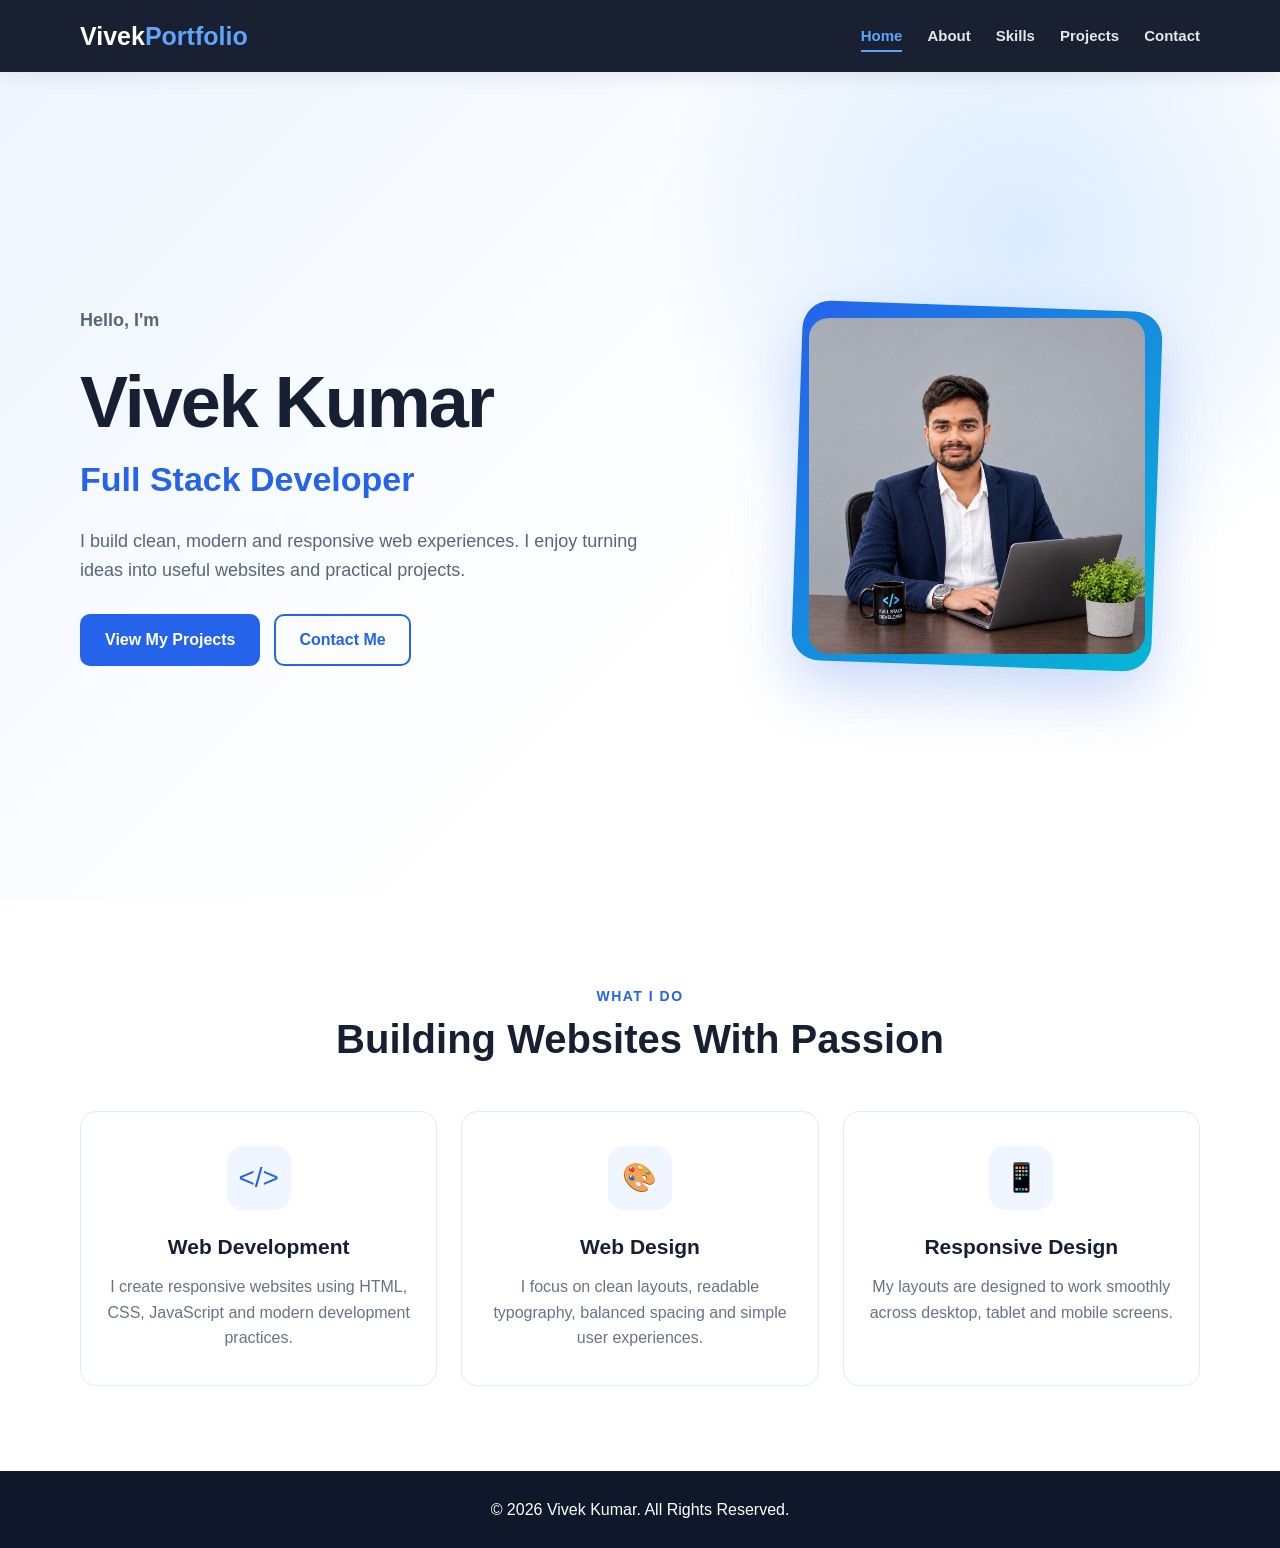
<file: index.html>
<!doctype html>
<html lang="en">
<head>
  <meta charset="UTF-8">
  <meta name="viewport" content="width=device-width, initial-scale=1.0">
  <meta name="description" content="Vivek Kumar - Web Developer Portfolio">
  <title>Vivek Kumar | Portfolio</title>
  <link rel="stylesheet" href="style.css">
</head>
<body>
<header class="header">
  <div class="container navbar">
    <a href="index.html" class="logo">Vivek<span>Portfolio</span></a>
    <nav><ul class="nav-links">
      <li><a href="index.html" class="active">Home</a></li>
      <li><a href="about.html">About</a></li>
      <li><a href="skills.html">Skills</a></li>
      <li><a href="projects.html">Projects</a></li>
      <li><a href="contact.html">Contact</a></li>
    </ul></nav>
  </div>
</header>

<main>
<section class="hero">
  <div class="container hero-content">
    <div class="hero-text">
      <p class="small-heading">Hello, I'm</p>
      <h1>Vivek Kumar</h1>
      <h2>Full Stack Developer</h2>
      <p>I build clean, modern and responsive web experiences. I enjoy turning ideas into useful websites and practical projects.</p>
      <div class="hero-buttons">
        <a href="projects.html" class="btn">View My Projects</a>
        <a href="contact.html" class="btn btn-outline">Contact Me</a>
      </div>
    </div>
    <div class="hero-image">
      <div class="profile-frame">
        <img src="vivek.jpeg" alt="Vivek Kumar profile photo">
      </div>
    </div>
  </div>
</section>

<section class="section">
  <div class="container">
    <div class="section-title">
      <p>What I Do</p>
      <h2>Building Websites With Passion</h2>
    </div>
    <div class="cards">
      <div class="card"><div class="card-icon">&lt;/&gt;</div><h3>Web Development</h3><p>I create responsive websites using HTML, CSS, JavaScript and modern development practices.</p></div>
      <div class="card"><div class="card-icon">🎨</div><h3>Web Design</h3><p>I focus on clean layouts, readable typography, balanced spacing and simple user experiences.</p></div>
      <div class="card"><div class="card-icon">📱</div><h3>Responsive Design</h3><p>My layouts are designed to work smoothly across desktop, tablet and mobile screens.</p></div>
    </div>
  </div>
</section>
</main>

<footer class="footer"><p>© 2026 Vivek Kumar. All Rights Reserved.</p></footer>
</body>
</html>
</file>
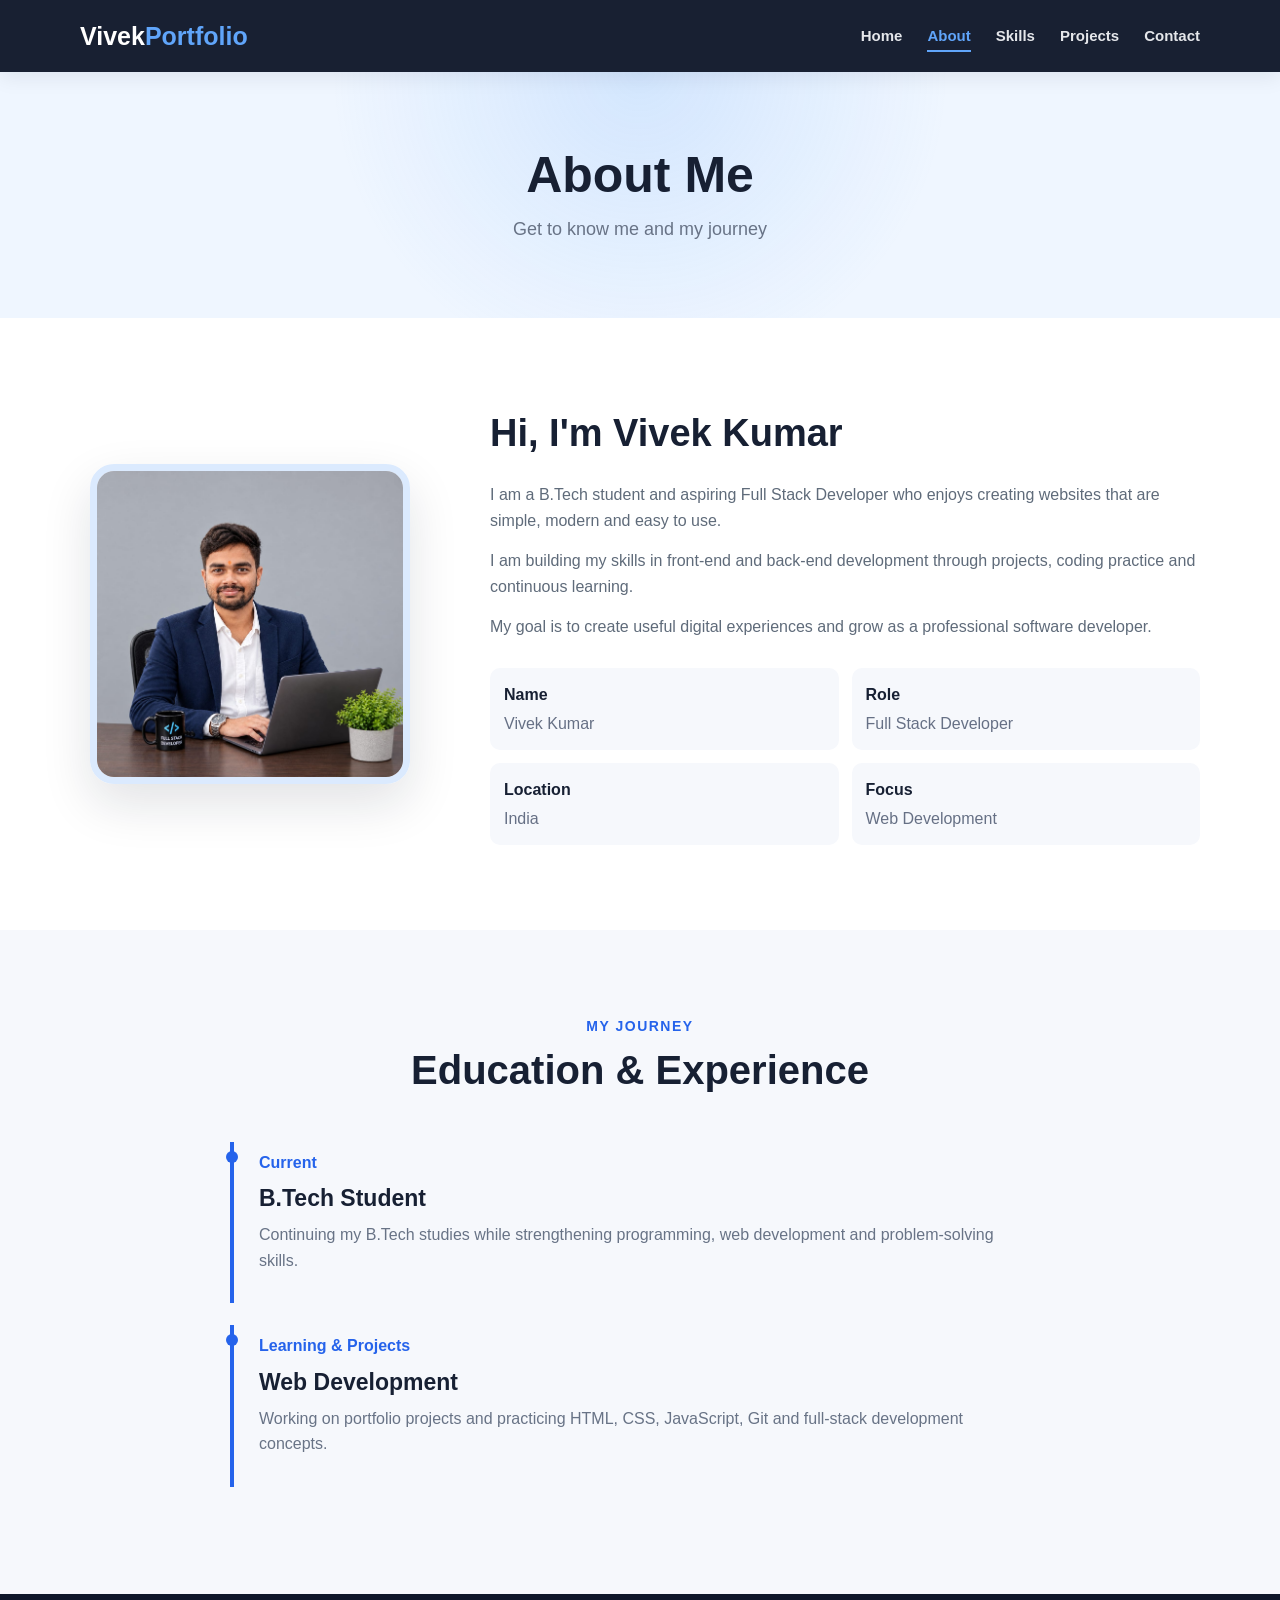
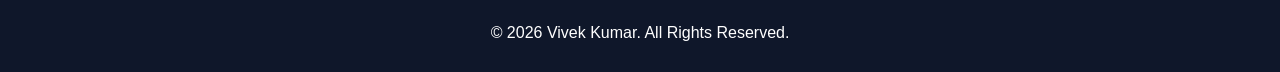
<file: about.html>
<!doctype html>
<html lang="en">
  <head>
    <meta charset="UTF-8" />
    <meta name="viewport" content="width=device-width, initial-scale=1.0" />
    <meta name="description" content="About Vivek Kumar" />
    <title>Vivek Kumar | About</title>
    <link rel="stylesheet" href="style.css" />
  </head>
  <body>
    <header class="header">
      <div class="container navbar">
        <a href="index.html" class="logo">Vivek<span>Portfolio</span></a>
        <nav>
          <ul class="nav-links">
            <li><a href="index.html">Home</a></li>
            <li><a href="about.html" class="active">About</a></li>
            <li><a href="skills.html">Skills</a></li>
            <li><a href="projects.html">Projects</a></li>
            <li><a href="contact.html">Contact</a></li>
          </ul>
        </nav>
      </div>
    </header>

    <section class="page-header">
      <div class="container">
        <h1>About Me</h1>
        <p>Get to know me and my journey</p>
      </div>
    </section>

    <main>
      <section class="section">
        <div class="container about-content">
          <div class="about-image">
            <img
              class="about-photo"
              src="vivek.jpeg"
              alt="Vivek Kumar profile photo"
            />
          </div>
          <div class="about-text">
            <h2>Hi, I'm Vivek Kumar</h2>
            <p>
              I am a B.Tech student and aspiring Full Stack Developer who enjoys
              creating websites that are simple, modern and easy to use.
            </p>
            <p>
              I am building my skills in front-end and back-end development
              through projects, coding practice and continuous learning.
            </p>
            <p>
              My goal is to create useful digital experiences and grow as a
              professional software developer.
            </p>
            <div class="about-info">
              <div><strong>Name</strong><span>Vivek Kumar</span></div>
              <div><strong>Role</strong><span>Full Stack Developer</span></div>
              <div><strong>Location</strong><span>India</span></div>
              <div><strong>Focus</strong><span>Web Development</span></div>
            </div>
          </div>
        </div>
      </section>

      <section class="section light-section">
        <div class="container">
          <div class="section-title">
            <p>My Journey</p>
            <h2>Education & Experience</h2>
          </div>
          <div class="timeline">
            <div class="timeline-item">
              <span>Current</span>
              <h3>B.Tech Student</h3>
              <p>
                Continuing my B.Tech studies while strengthening programming,
                web development and problem-solving skills.
              </p>
            </div>
            <div class="timeline-item">
              <span>Learning & Projects</span>
              <h3>Web Development</h3>
              <p>
                Working on portfolio projects and practicing HTML, CSS,
                JavaScript, Git and full-stack development concepts.
              </p>
            </div>
          </div>
        </div>
      </section>
    </main>
    <footer class="footer">
      <p>© 2026 Vivek Kumar. All Rights Reserved.</p>
    </footer>
  </body>
</html>
</file>
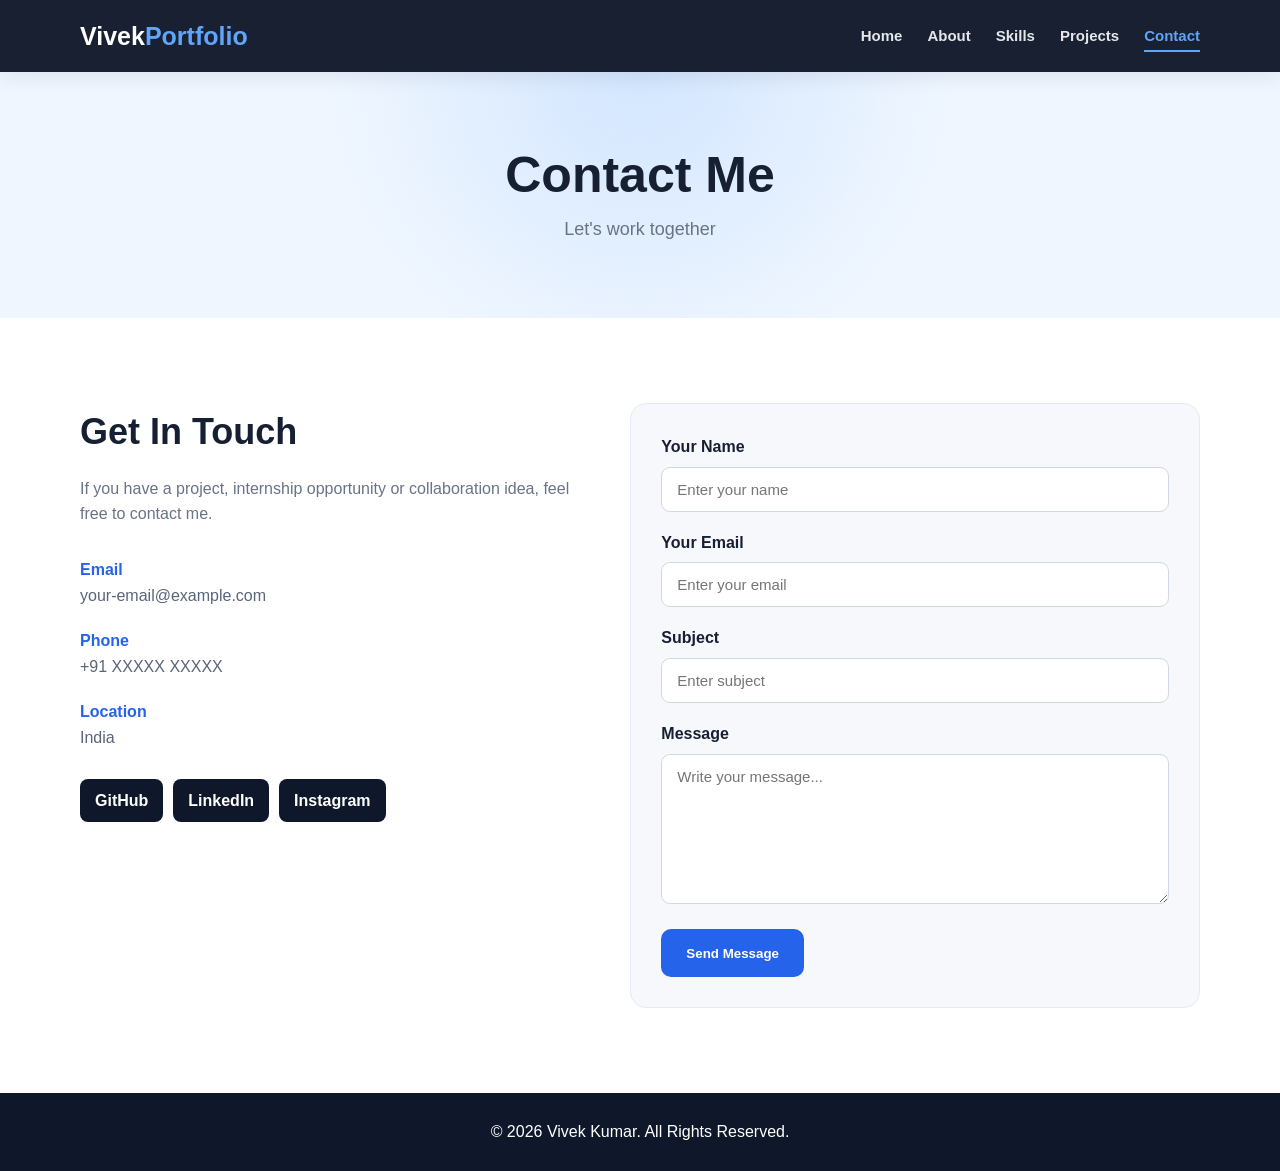
<file: contact.html>
<!doctype html>
<html lang="en">
  <head>
    <meta charset="UTF-8" />
    <meta name="viewport" content="width=device-width, initial-scale=1.0" />
    <title>Vivek Kumar | Contact</title>
    <link rel="stylesheet" href="style.css" />
  </head>
  <body>
    <header class="header">
      <div class="container navbar">
        <a href="index.html" class="logo">Vivek<span>Portfolio</span></a>
        <nav>
          <ul class="nav-links">
            <li><a href="index.html">Home</a></li>
            <li><a href="about.html">About</a></li>
            <li><a href="skills.html">Skills</a></li>
            <li><a href="projects.html">Projects</a></li>
            <li><a href="contact.html" class="active">Contact</a></li>
          </ul>
        </nav>
      </div>
    </header>
    <section class="page-header">
      <div class="container">
        <h1>Contact Me</h1>
        <p>Let's work together</p>
      </div>
    </section>
    <main>
      <section class="section">
        <div class="container contact-container">
          <div class="contact-info">
            <h2>Get In Touch</h2>
            <p>
              If you have a project, internship opportunity or collaboration
              idea, feel free to contact me.
            </p>
            <div class="contact-item">
              <strong>Email</strong>
              <p>your-email@example.com</p>
            </div>
            <div class="contact-item">
              <strong>Phone</strong>
              <p>+91 XXXXX XXXXX</p>
            </div>
            <div class="contact-item">
              <strong>Location</strong>
              <p>India</p>
            </div>
            <div class="social-links">
              <a href="#">GitHub</a><a href="#">LinkedIn</a
              ><a href="#">Instagram</a>
            </div>
          </div>
          <div class="contact-form">
            <form>
              <div class="form-group">
                <label for="name">Your Name</label
                ><input
                  type="text"
                  id="name"
                  name="name"
                  placeholder="Enter your name"
                  required
                />
              </div>
              <div class="form-group">
                <label for="email">Your Email</label
                ><input
                  type="email"
                  id="email"
                  name="email"
                  placeholder="Enter your email"
                  required
                />
              </div>
              <div class="form-group">
                <label for="subject">Subject</label
                ><input
                  type="text"
                  id="subject"
                  name="subject"
                  placeholder="Enter subject"
                />
              </div>
              <div class="form-group">
                <label for="message">Message</label
                ><textarea
                  id="message"
                  name="message"
                  placeholder="Write your message..."
                  required
                ></textarea>
              </div>
              <button type="submit" class="btn">Send Message</button>
            </form>
          </div>
        </div>
      </section>
    </main>
    <footer class="footer">
      <p>© 2026 Vivek Kumar. All Rights Reserved.</p>
    </footer>
  </body>
</html>
</file>
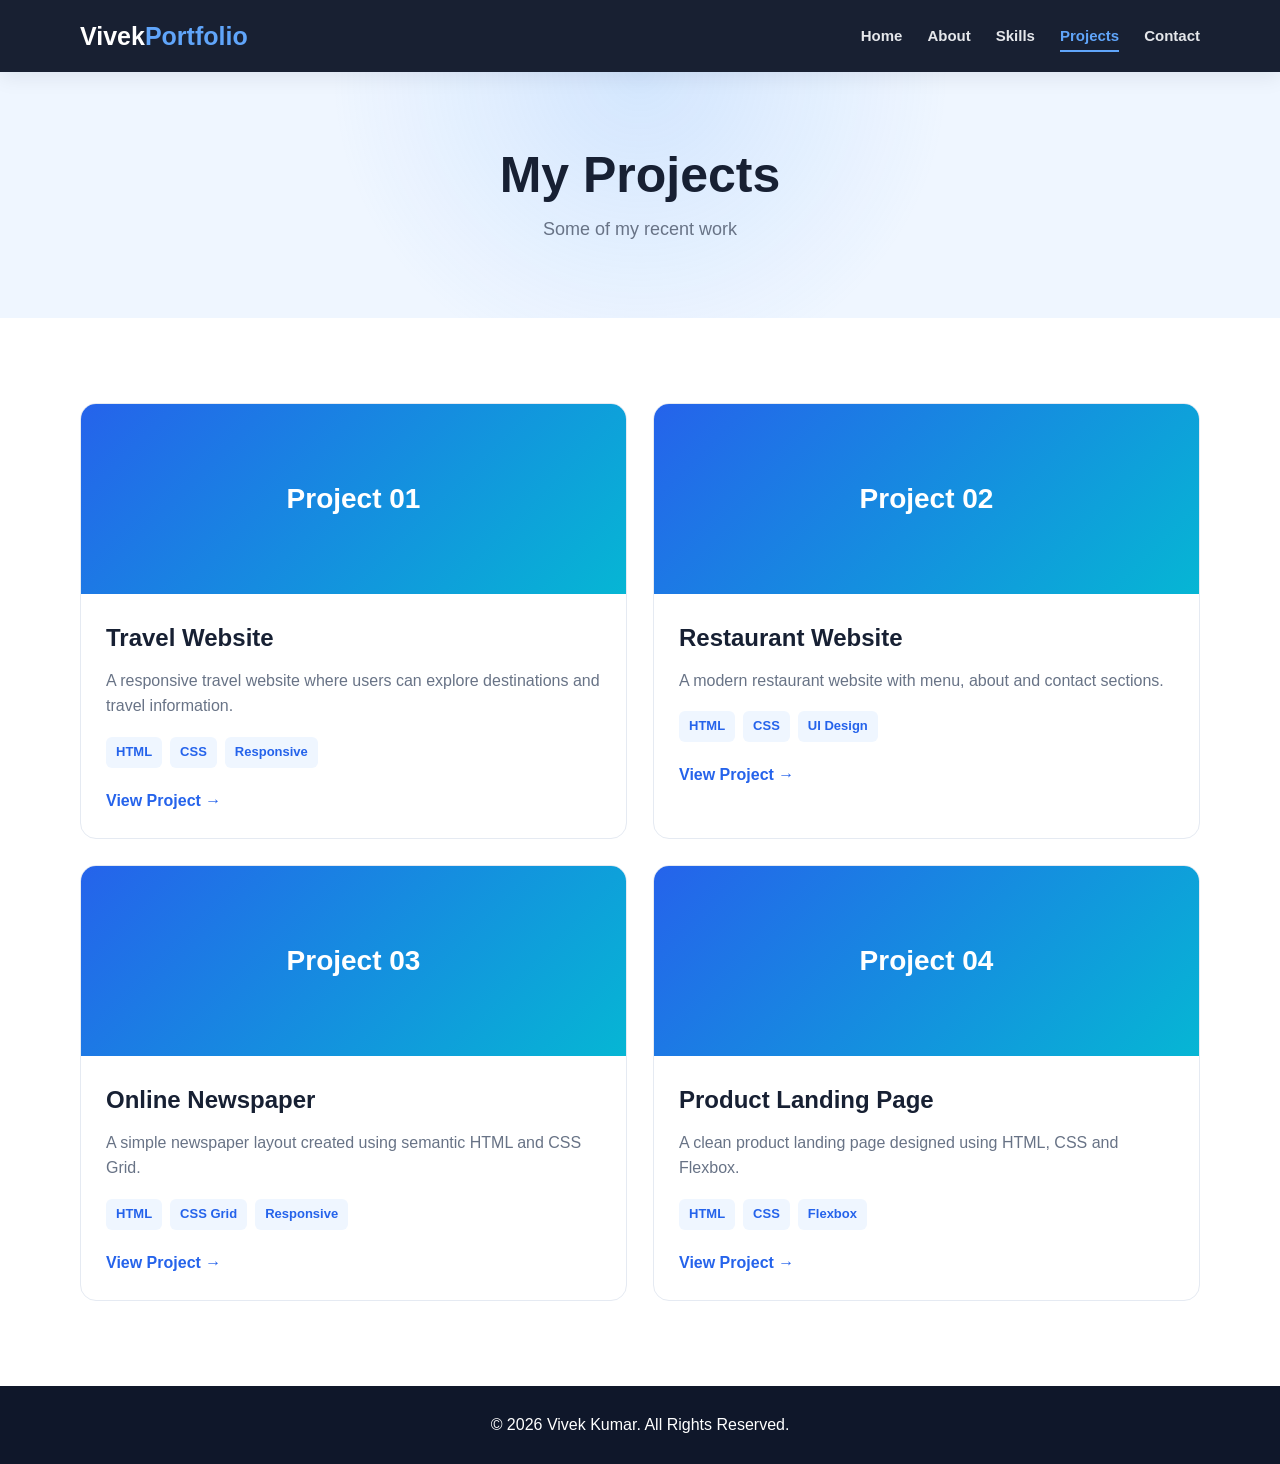
<file: projects.html>
<!doctype html>
<html lang="en">
  <head>
    <meta charset="UTF-8" />
    <meta name="viewport" content="width=device-width, initial-scale=1.0" />
    <title>Vivek Kumar | Projects</title>
    <link rel="stylesheet" href="style.css" />
  </head>
  <body>
    <header class="header">
      <div class="container navbar">
        <a href="index.html" class="logo">Vivek<span>Portfolio</span></a>
        <nav>
          <ul class="nav-links">
            <li><a href="index.html">Home</a></li>
            <li><a href="about.html">About</a></li>
            <li><a href="skills.html">Skills</a></li>
            <li><a href="projects.html" class="active">Projects</a></li>
            <li><a href="contact.html">Contact</a></li>
          </ul>
        </nav>
      </div>
    </header>
    <section class="page-header">
      <div class="container">
        <h1>My Projects</h1>
        <p>Some of my recent work</p>
      </div>
    </section>
    <main>
      <section class="section">
        <div class="container">
          <div class="projects-grid">
            <article class="project-card">
              <div class="project-image">Project 01</div>
              <div class="project-content">
                <h2>Travel Website</h2>
                <p>
                  A responsive travel website where users can explore
                  destinations and travel information.
                </p>
                <div class="project-tags">
                  <span>HTML</span><span>CSS</span><span>Responsive</span>
                </div>
                <a href="#" class="project-link">View Project →</a>
              </div>
            </article>
            <article class="project-card">
              <div class="project-image">Project 02</div>
              <div class="project-content">
                <h2>Restaurant Website</h2>
                <p>
                  A modern restaurant website with menu, about and contact
                  sections.
                </p>
                <div class="project-tags">
                  <span>HTML</span><span>CSS</span><span>UI Design</span>
                </div>
                <a href="#" class="project-link">View Project →</a>
              </div>
            </article>
            <article class="project-card">
              <div class="project-image">Project 03</div>
              <div class="project-content">
                <h2>Online Newspaper</h2>
                <p>
                  A simple newspaper layout created using semantic HTML and CSS
                  Grid.
                </p>
                <div class="project-tags">
                  <span>HTML</span><span>CSS Grid</span><span>Responsive</span>
                </div>
                <a href="#" class="project-link">View Project →</a>
              </div>
            </article>
            <article class="project-card">
              <div class="project-image">Project 04</div>
              <div class="project-content">
                <h2>Product Landing Page</h2>
                <p>
                  A clean product landing page designed using HTML, CSS and
                  Flexbox.
                </p>
                <div class="project-tags">
                  <span>HTML</span><span>CSS</span><span>Flexbox</span>
                </div>
                <a href="#" class="project-link">View Project →</a>
              </div>
            </article>
          </div>
        </div>
      </section>
    </main>
    <footer class="footer">
      <p>© 2026 Vivek Kumar. All Rights Reserved.</p>
    </footer>
  </body>
</html>
</file>
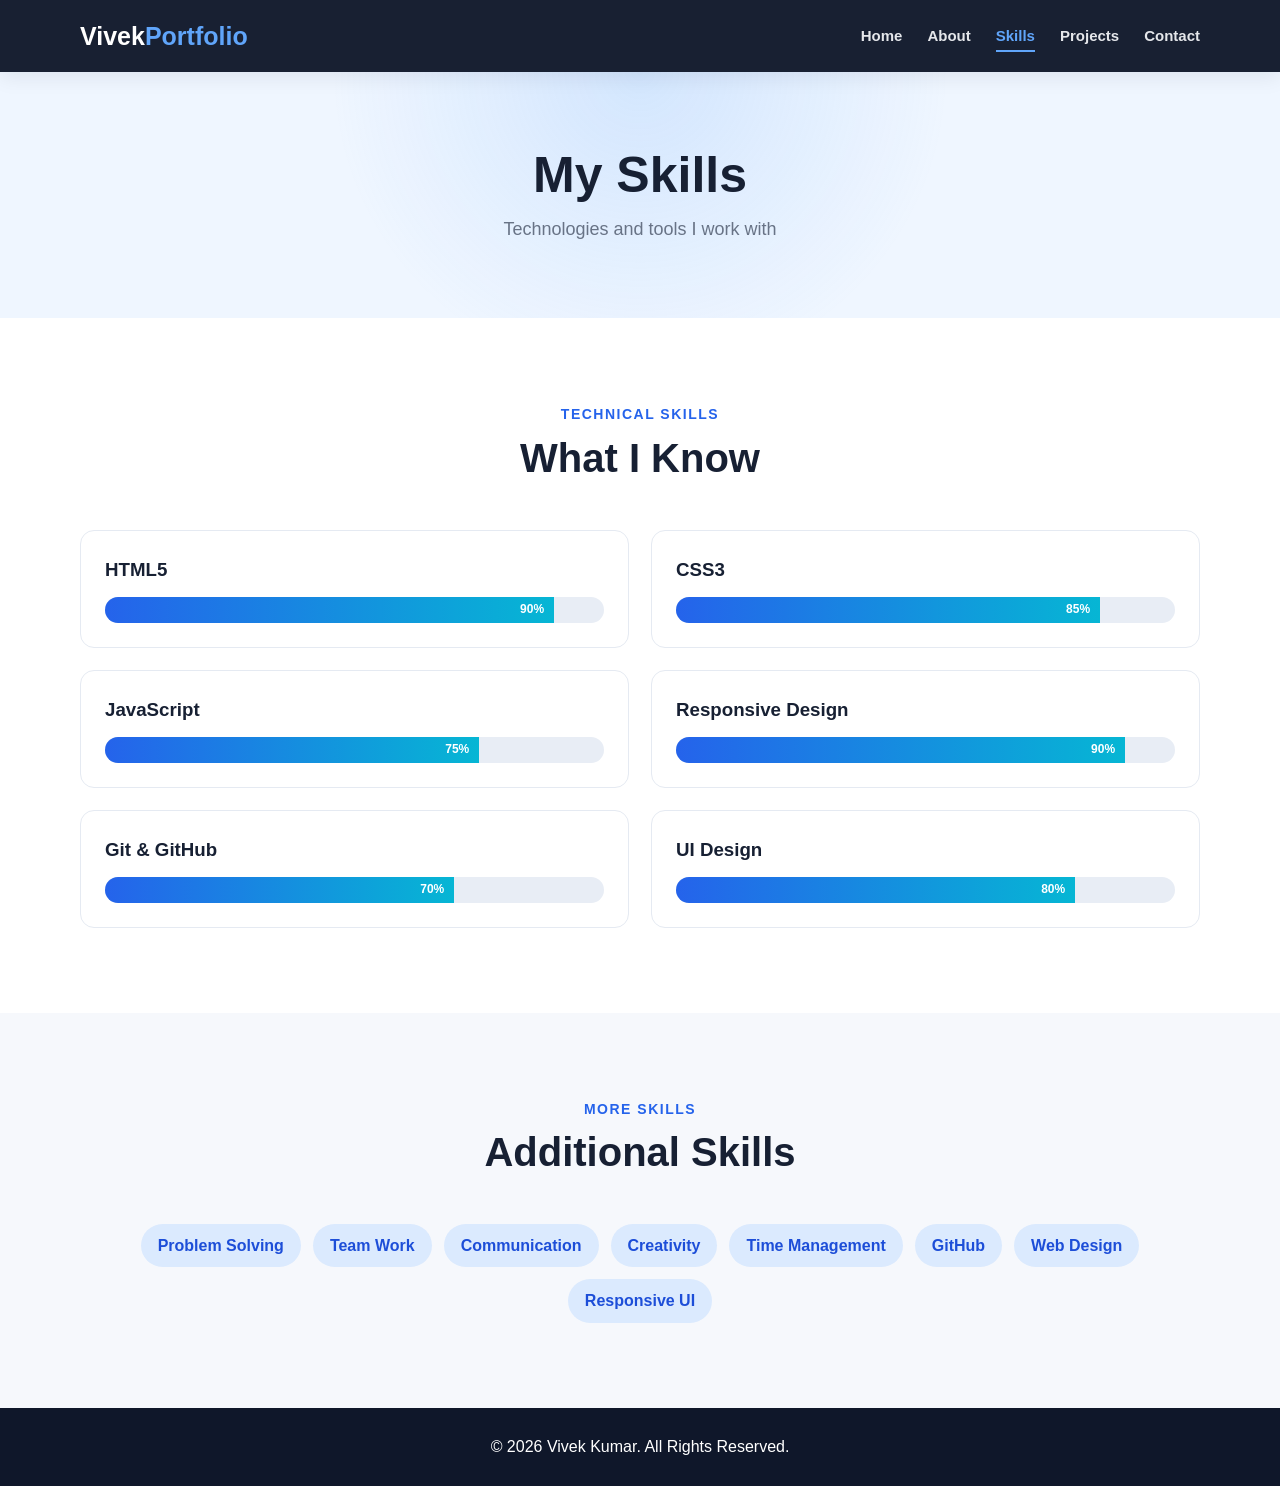
<file: skills.html>
<!doctype html>
<html lang="en">
  <head>
    <meta charset="UTF-8" />
    <meta name="viewport" content="width=device-width, initial-scale=1.0" />
    <title>Vivek Kumar | Skills</title>
    <link rel="stylesheet" href="style.css" />
  </head>
  <body>
    <header class="header">
      <div class="container navbar">
        <a href="index.html" class="logo">Vivek<span>Portfolio</span></a>
        <nav>
          <ul class="nav-links">
            <li><a href="index.html">Home</a></li>
            <li><a href="about.html">About</a></li>
            <li><a href="skills.html" class="active">Skills</a></li>
            <li><a href="projects.html">Projects</a></li>
            <li><a href="contact.html">Contact</a></li>
          </ul>
        </nav>
      </div>
    </header>
    <section class="page-header">
      <div class="container">
        <h1>My Skills</h1>
        <p>Technologies and tools I work with</p>
      </div>
    </section>
    <main>
      <section class="section">
        <div class="container">
          <div class="section-title">
            <p>Technical Skills</p>
            <h2>What I Know</h2>
          </div>
          <div class="skills-grid">
            <div class="skill-card">
              <h3>HTML5</h3>
              <div class="progress">
                <div class="progress-bar html">90%</div>
              </div>
            </div>
            <div class="skill-card">
              <h3>CSS3</h3>
              <div class="progress">
                <div class="progress-bar css">85%</div>
              </div>
            </div>
            <div class="skill-card">
              <h3>JavaScript</h3>
              <div class="progress">
                <div class="progress-bar javascript">75%</div>
              </div>
            </div>
            <div class="skill-card">
              <h3>Responsive Design</h3>
              <div class="progress">
                <div class="progress-bar responsive">90%</div>
              </div>
            </div>
            <div class="skill-card">
              <h3>Git & GitHub</h3>
              <div class="progress">
                <div class="progress-bar git">70%</div>
              </div>
            </div>
            <div class="skill-card">
              <h3>UI Design</h3>
              <div class="progress"><div class="progress-bar ui">80%</div></div>
            </div>
          </div>
        </div>
      </section>
      <section class="section light-section">
        <div class="container">
          <div class="section-title">
            <p>More Skills</p>
            <h2>Additional Skills</h2>
          </div>
          <div class="tags">
            <span>Problem Solving</span><span>Team Work</span
            ><span>Communication</span><span>Creativity</span
            ><span>Time Management</span><span>GitHub</span
            ><span>Web Design</span><span>Responsive UI</span>
          </div>
        </div>
      </section>
    </main>
    <footer class="footer">
      <p>© 2026 Vivek Kumar. All Rights Reserved.</p>
    </footer>
  </body>
</html>
</file>
<file: style.css>
/* =========================
   RESET & GLOBAL
========================= */
* {
  margin: 0;
  padding: 0;
  box-sizing: border-box;
}

html {
  scroll-behavior: smooth;
  overflow-y: scroll;
}

body {
  font-family: Inter, Arial, Helvetica, sans-serif;
  line-height: 1.6;
  color: #172033;
  background: #ffffff;
  overflow-x: hidden;
  overflow-y: auto;
}

a {
  text-decoration: none;
  color: inherit;
}

ul {
  list-style: none;
}

img {
  width: 100%;
  display: block;
}

.container {
  width: min(1120px, 92%);
  margin: 0 auto;
}

.section {
  padding: 85px 0;
}

.light-section {
  background: #f6f8fc;
}

.section-title {
  text-align: center;
  margin-bottom: 48px;
}

.section-title p {
  color: #2563eb;
  font-weight: 800;
  text-transform: uppercase;
  letter-spacing: 1.5px;
  font-size: 14px;
  margin-bottom: 8px;
}

.section-title h2 {
  font-size: clamp(28px, 4vw, 40px);
  line-height: 1.2;
}

/* =========================
   HEADER
========================= */
.header {
  position: sticky;
  top: 0;
  z-index: 1000;
  background: rgba(15, 23, 42, 0.96);
  backdrop-filter: blur(12px);
  color: #fff;
  box-shadow: 0 5px 20px rgba(15, 23, 42, 0.08);
}

.navbar {
  min-height: 72px;
  display: flex;
  align-items: center;
  justify-content: space-between;
  gap: 25px;
}

.logo {
  font-size: 25px;
  font-weight: 800;
  white-space: nowrap;
}

.logo span {
  color: #60a5fa;
}

.nav-links {
  display: flex;
  align-items: center;
  justify-content: center;
  gap: 25px;
}

.nav-links a {
  position: relative;
  color: #e5e7eb;
  font-size: 15px;
  font-weight: 600;
  padding: 8px 0;
  transition: .25s ease;
}

.nav-links a::after {
  content: "";
  position: absolute;
  left: 0;
  bottom: 0;
  width: 0;
  height: 2px;
  background: #60a5fa;
  transition: .25s ease;
}

.nav-links a:hover,
.nav-links a.active {
  color: #60a5fa;
}

.nav-links a:hover::after,
.nav-links a.active::after {
  width: 100%;
}

/* =========================
   HERO
========================= */
.hero {
  min-height: calc(100vh - 72px);
  display: flex;
  align-items: center;
  background:
    radial-gradient(circle at 80% 20%, rgba(96, 165, 250, .22), transparent 30%),
    linear-gradient(135deg, #eff6ff, #ffffff 60%);
  padding: 75px 0;
}

.hero-content {
  display: grid;
  grid-template-columns: 1.15fr .85fr;
  align-items: center;
  gap: 70px;
}

.hero-text {
  max-width: 650px;
}

.small-heading {
  color: #2563eb;
  font-size: 19px;
  font-weight: 800;
  margin-bottom: 10px;
}

.hero-text h1 {
  font-size: clamp(42px, 7vw, 72px);
  line-height: 1.05;
  margin-bottom: 12px;
  letter-spacing: -2px;
}

.hero-text h2 {
  color: #2563eb;
  font-size: clamp(24px, 3vw, 34px);
  margin-bottom: 20px;
}

.hero-text>p {
  max-width: 620px;
  color: #596579;
  font-size: 18px;
  margin-bottom: 30px;
}

.hero-buttons {
  display: flex;
  flex-wrap: wrap;
  gap: 14px;
}

.btn {
  display: inline-flex;
  align-items: center;
  justify-content: center;
  min-height: 48px;
  padding: 11px 23px;
  border: 2px solid #2563eb;
  border-radius: 10px;
  background: #2563eb;
  color: #fff;
  font-weight: 800;
  transition: .25s ease;
}

.btn:hover {
  background: #1d4ed8;
  border-color: #1d4ed8;
  transform: translateY(-2px);
}

.btn-outline {
  background: transparent;
  color: #2563eb;
}

.btn-outline:hover {
  color: #fff;
}

/* PHOTO AREA */
.hero-image {
  display: flex;
  justify-content: center;
}

.profile-frame {
  width: min(360px, 78vw);
  aspect-ratio: 1;
  padding: 12px;
  border-radius: 28px;
  background: linear-gradient(135deg, #2563eb, #06b6d4);
  box-shadow: 0 25px 60px rgba(37, 99, 235, .25);
  transform: rotate(2deg);
}

.profile-frame img {
  height: 100%;
  object-fit: cover;
  object-position: center;
  border-radius: 20px;
  background: #dbeafe;
  transform: rotate(-2deg);
}

/* =========================
   HOME CARDS
========================= */
.cards {
  display: grid;
  grid-template-columns: repeat(3, 1fr);
  gap: 24px;
}

.card {
  padding: 34px 26px;
  text-align: center;
  border: 1px solid #e5eaf2;
  border-radius: 16px;
  background: #fff;
  transition: .25s ease;
}

.card:hover {
  transform: translateY(-8px);
  box-shadow: 0 18px 45px rgba(15, 23, 42, .09);
}

.card-icon {
  width: 64px;
  height: 64px;
  margin: 0 auto 20px;
  display: grid;
  place-items: center;
  border-radius: 16px;
  background: #eff6ff;
  color: #2563eb;
  font-size: 28px;
}

.card h3 {
  margin-bottom: 10px;
  font-size: 21px;
}

.card p {
  color: #687386;
}

/* =========================
   PAGE HEADER
========================= */
.page-header {
  padding: 75px 0;
  text-align: center;
  background:
    radial-gradient(circle at 50% 0%, rgba(96, 165, 250, .20), transparent 45%),
    #eff6ff;
}

.page-header h1 {
  font-size: clamp(34px, 5vw, 50px);
  line-height: 1.15;
  margin-bottom: 10px;
}

.page-header p {
  color: #687386;
  font-size: 18px;
}

/* =========================
   ABOUT
========================= */
.about-content {
  display: grid;
  grid-template-columns: 340px 1fr;
  gap: 70px;
  align-items: center;
}

.about-image {
  display: flex;
  justify-content: center;
}

.about-photo {
  width: min(320px, 80vw);
  aspect-ratio: 1;
  object-fit: cover;
  border-radius: 24px;
  border: 7px solid #dbeafe;
  box-shadow: 0 20px 50px rgba(15, 23, 42, .12);
}

.about-text h2 {
  font-size: clamp(28px, 4vw, 38px);
  margin-bottom: 18px;
}

.about-text p {
  color: #5f6b7a;
  margin-bottom: 15px;
}

.about-info {
  margin-top: 28px;
  display: grid;
  grid-template-columns: repeat(2, 1fr);
  gap: 13px;
}

.about-info div {
  padding: 14px;
  border-radius: 10px;
  background: #f6f8fc;
}

.about-info strong {
  display: block;
  margin-bottom: 3px;
}

.about-info span {
  color: #667085;
  word-break: break-word;
}

/* =========================
   TIMELINE
========================= */
.timeline {
  max-width: 820px;
  margin: auto;
}

.timeline-item {
  position: relative;
  border-left: 4px solid #2563eb;
  padding: 8px 25px 30px;
  margin-bottom: 22px;
}

.timeline-item::before {
  content: "";
  position: absolute;
  width: 12px;
  height: 12px;
  border-radius: 50%;
  background: #2563eb;
  left: -8px;
  top: 9px;
}

.timeline-item span {
  color: #2563eb;
  font-weight: 800;
}

.timeline-item h3 {
  font-size: 23px;
  margin: 5px 0;
}

.timeline-item p {
  color: #687386;
}

/* =========================
   SKILLS
========================= */
.skills-grid {
  display: grid;
  grid-template-columns: repeat(2, 1fr);
  gap: 22px;
}

.skill-card {
  border: 1px solid #e5eaf2;
  padding: 24px;
  border-radius: 14px;
  background: #fff;
}

.skill-card h3 {
  margin-bottom: 12px;
}

.progress {
  height: 26px;
  background: #e8edf5;
  border-radius: 30px;
  overflow: hidden;
}

.progress-bar {
  height: 100%;
  background: linear-gradient(90deg, #2563eb, #06b6d4);
  color: white;
  font-size: 12px;
  font-weight: 800;
  display: flex;
  align-items: center;
  justify-content: flex-end;
  padding-right: 10px;
}

.html {
  width: 90%;
}

.css {
  width: 85%;
}

.javascript {
  width: 75%;
}

.responsive {
  width: 90%;
}

.git {
  width: 70%;
}

.ui {
  width: 80%;
}

.tags {
  display: flex;
  justify-content: center;
  gap: 12px;
  flex-wrap: wrap;
}

.tags span {
  background: #dbeafe;
  color: #1d4ed8;
  padding: 9px 17px;
  border-radius: 30px;
  font-weight: 700;
}

/* =========================
   PROJECTS
========================= */
.projects-grid {
  display: grid;
  grid-template-columns: repeat(2, 1fr);
  gap: 26px;
}

.project-card {
  border: 1px solid #e5eaf2;
  border-radius: 16px;
  overflow: hidden;
  background: #fff;
  transition: .25s ease;
}

.project-card:hover {
  transform: translateY(-7px);
  box-shadow: 0 18px 45px rgba(15, 23, 42, .10);
}

.project-image {
  min-height: 190px;
  display: grid;
  place-items: center;
  background: linear-gradient(135deg, #2563eb, #06b6d4);
  color: #fff;
  font-size: 28px;
  font-weight: 900;
}

.project-content {
  padding: 25px;
}

.project-content h2 {
  margin-bottom: 10px;
}

.project-content p {
  color: #687386;
  margin-bottom: 18px;
}

.project-tags {
  display: flex;
  gap: 8px;
  flex-wrap: wrap;
  margin-bottom: 20px;
}

.project-tags span {
  background: #eff6ff;
  color: #2563eb;
  padding: 5px 10px;
  border-radius: 6px;
  font-size: 13px;
  font-weight: 700;
}

.project-link {
  color: #2563eb;
  font-weight: 800;
}

/* =========================
   CONTACT
========================= */
.contact-container {
  display: grid;
  grid-template-columns: 1fr 1.15fr;
  gap: 55px;
}

.contact-info h2 {
  font-size: 36px;
  margin-bottom: 15px;
}

.contact-info>p {
  color: #687386;
  margin-bottom: 30px;
}

.contact-item {
  margin-bottom: 20px;
}

.contact-item strong {
  color: #2563eb;
}

.contact-item p {
  color: #596579;
}

.social-links {
  display: flex;
  gap: 10px;
  flex-wrap: wrap;
  margin-top: 28px;
}

.social-links a {
  background: #0f172a;
  color: #fff;
  padding: 9px 15px;
  border-radius: 8px;
  font-weight: 700;
  transition: .2s;
}

.social-links a:hover {
  background: #2563eb;
}

.contact-form {
  background: #f6f8fc;
  padding: 30px;
  border-radius: 16px;
  border: 1px solid #e5eaf2;
}

.form-group {
  margin-bottom: 18px;
}

.form-group label {
  display: block;
  font-weight: 800;
  margin-bottom: 7px;
}

.form-group input,
.form-group textarea {
  width: 100%;
  padding: 13px 15px;
  border: 1px solid #d1d7e2;
  border-radius: 9px;
  font-family: inherit;
  font-size: 15px;
  outline: none;
  background: #fff;
}

.form-group input:focus,
.form-group textarea:focus {
  border-color: #2563eb;
  box-shadow: 0 0 0 3px rgba(37, 99, 235, .10);
}

.form-group textarea {
  resize: vertical;
  min-height: 150px;
}

/* =========================
   FOOTER
========================= */
.footer {
  background: #0f172a;
  color: #fff;
  text-align: center;
  padding: 26px 15px;
}

/* =========================
   RESPONSIVE
========================= */
@media (max-width: 900px) {
  .navbar {
    flex-direction: column;
    padding: 16px 0;
    gap: 10px;
  }

  .nav-links {
    gap: 15px;
    flex-wrap: wrap;
  }

  .hero {
    min-height: auto;
    padding: 75px 0;
  }

  .hero-content {
    grid-template-columns: 1fr;
    text-align: center;
    gap: 45px;
  }

  .hero-text {
    margin: 0 auto;
  }

  .hero-buttons {
    justify-content: center;
  }

  .hero-image {
    order: -1;
  }

  .cards {
    grid-template-columns: 1fr;
  }

  .about-content {
    grid-template-columns: 1fr;
    text-align: center;
    gap: 40px;
  }

  .about-image {
    order: -1;
  }

  .skills-grid,
  .projects-grid,
  .contact-container {
    grid-template-columns: 1fr;
  }
}

@media (max-width: 560px) {
  .container {
    width: 91%;
  }

  .section {
    padding: 60px 0;
  }

  .nav-links {
    gap: 8px 13px;
  }

  .nav-links a {
    font-size: 13px;
  }

  .hero {
    padding: 60px 0;
  }

  .profile-frame {
    width: min(290px, 78vw);
  }

  .hero-text h1 {
    letter-spacing: -1px;
  }

  .hero-text>p {
    font-size: 16px;
  }

  .hero-buttons .btn {
    width: 100%;
  }

  .about-info {
    grid-template-columns: 1fr;
    text-align: left;
  }

  .contact-form {
    padding: 20px;
  }

  .page-header {
    padding: 55px 0;
  }

  .project-image {
    min-height: 155px;
  }
}
</file>
